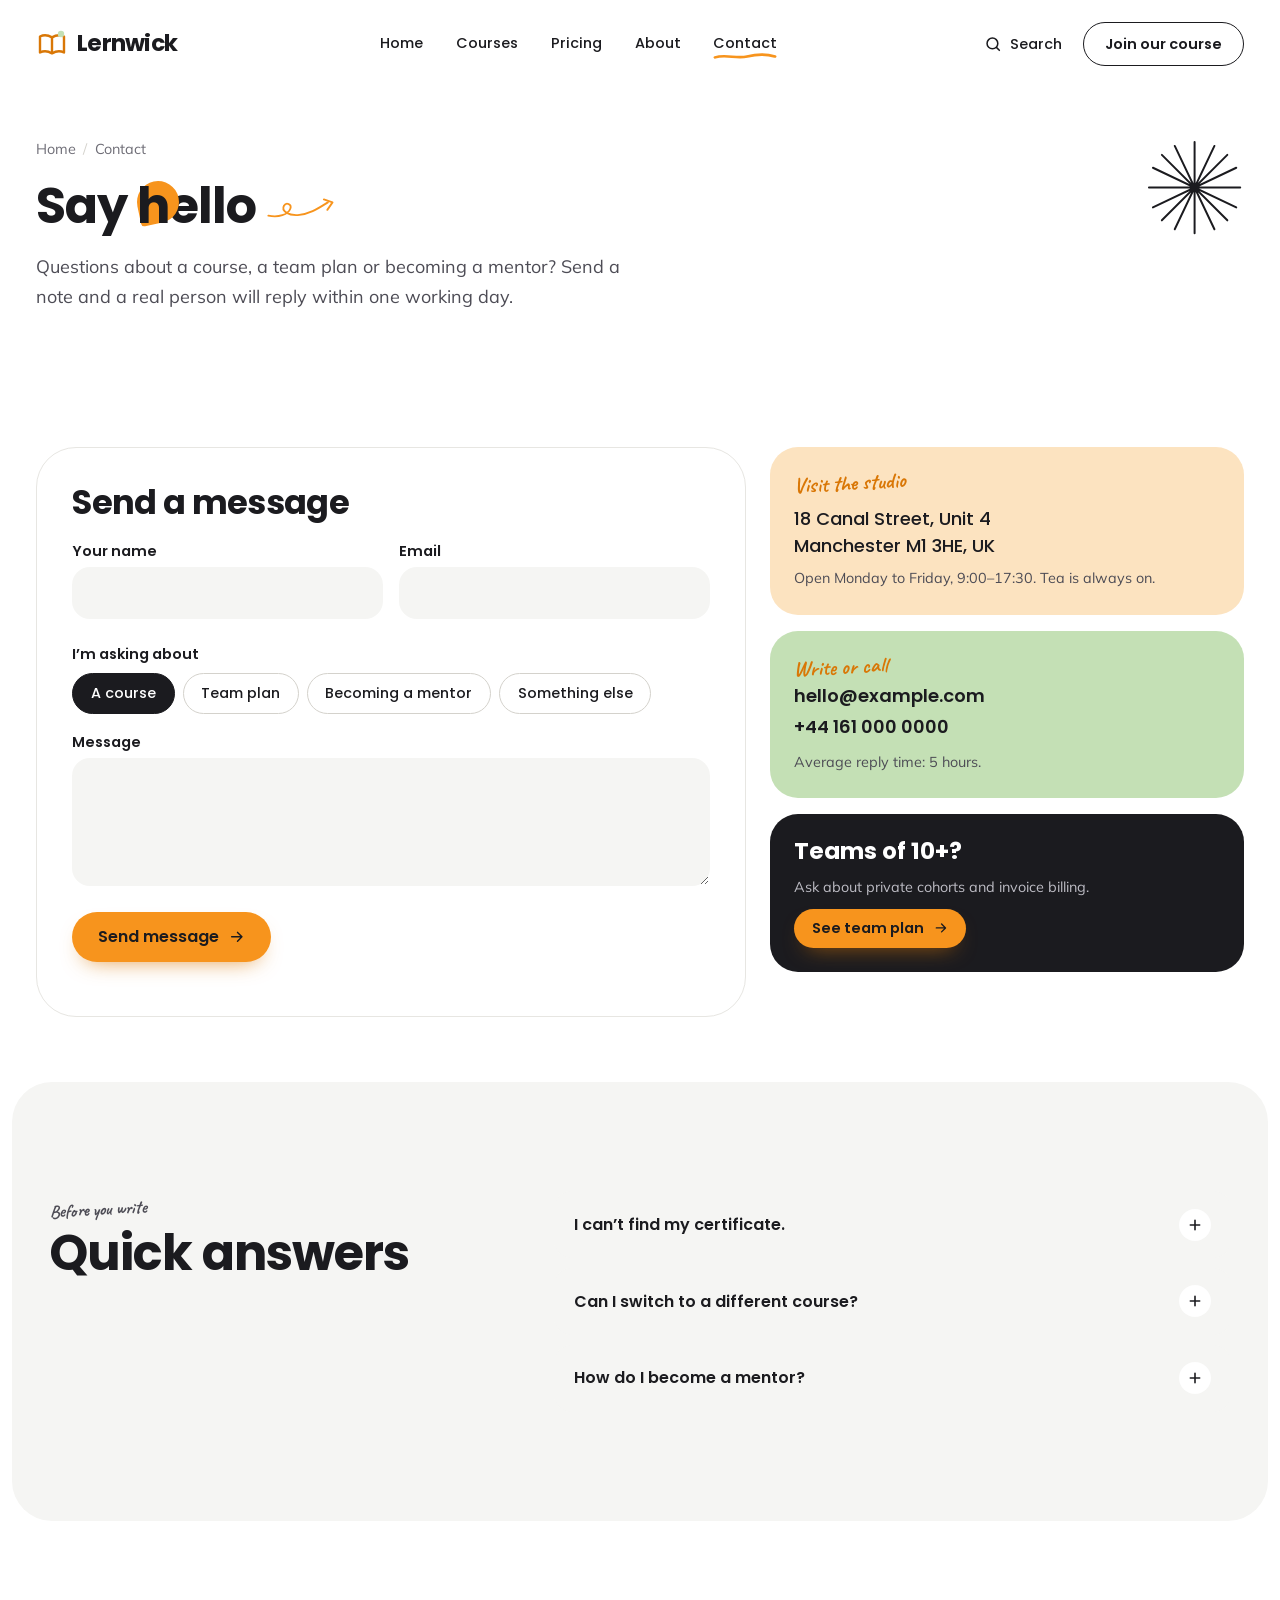
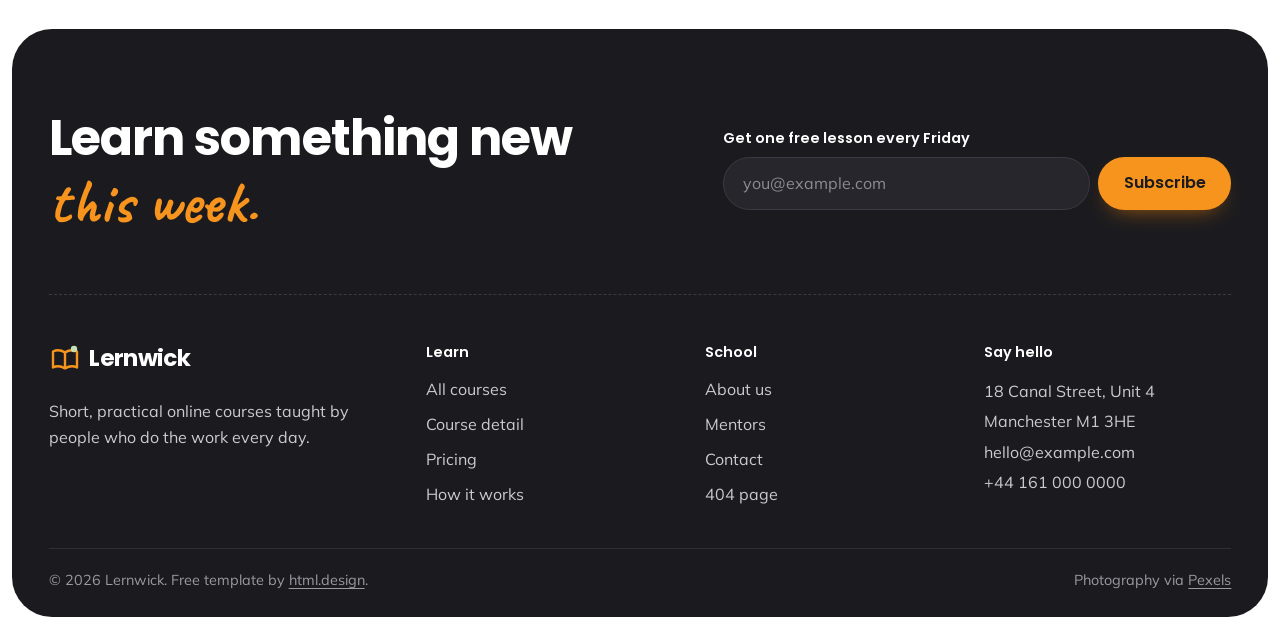
<file: contact.html>
<!DOCTYPE html>
<html lang="en">
<head>
<meta charset="utf-8" />
<meta name="viewport" content="width=device-width, initial-scale=1" />
<title>Contact — Lernwick</title>
<meta name="description" content="Contact form, campus details and FAQ — Lernwick free education HTML template." />
<meta name="theme-color" content="#F7941D" />
<link rel="icon" href="data:image/svg+xml,%3Csvg xmlns='http://www.w3.org/2000/svg' viewBox='0 0 32 32'%3E%3Crect width='32' height='32' rx='9' fill='%23F7941D'/%3E%3Cpath d='M8 10.5c3-1.4 5.7-1.2 8 .6 2.3-1.8 5-2 8-.6v12c-3-1.4-5.7-1.2-8 .6-2.3-1.8-5-2-8-.6Z' fill='none' stroke='%231B1B1F' stroke-width='2.2' stroke-linejoin='round'/%3E%3Cpath d='M16 11.1v12' stroke='%231B1B1F' stroke-width='2.2'/%3E%3C/svg%3E" />

<link rel="preconnect" href="https://fonts.googleapis.com" />
<link rel="preconnect" href="https://fonts.gstatic.com" crossorigin />
<link href="https://fonts.googleapis.com/css2?family=Poppins:wght@500;600;700&family=Mulish:wght@400;500;600;700&family=Caveat:wght@500;700&display=swap" rel="stylesheet" />
<link rel="preconnect" href="https://images.pexels.com" crossorigin />

<link rel="stylesheet" href="assets/css/tokens.css" />
<link rel="stylesheet" href="assets/css/site.css" />
<link rel="stylesheet" href="assets/css/pages.css" />
</head>
<body>
<a class="skip" href="#main">Skip to content</a>

<header class="header">
  <div class="container header__inner">
    <a class="brand" href="index.html" aria-label="Lernwick — home">
      <svg class="brand__mark" viewBox="0 0 32 32" aria-hidden="true">
        <path d="M4 8.5c4-1.9 7.8-1.6 12 .9 4.2-2.5 8-2.8 12-.9v16c-4-1.9-7.8-1.6-12 .9-4.2-2.5-8-2.8-12-.9Z" fill="none" stroke="currentColor" stroke-width="2.4" stroke-linejoin="round" />
        <path d="M16 9.4v16" stroke="currentColor" stroke-width="2.4" />
        <circle cx="25" cy="6" r="3.2" fill="var(--sage)" />
      </svg>
      <span class="brand__word">Lernwick</span>
    </a>

    <nav class="nav" id="site-nav" aria-label="Main">
      <a href="index.html">Home</a>
      <a href="courses.html">Courses</a>
      <a href="pricing.html">Pricing</a>
      <a href="about.html">About</a>
      <a href="contact.html" aria-current="page">Contact</a>
      <a class="nav__cta" href="courses.html">Join our course</a>
    </nav>

    <div class="header__tools">
      <a class="header__search" href="courses.html#search">
        <svg viewBox="0 0 24 24" fill="none" stroke="currentColor" stroke-width="2" stroke-linecap="round" aria-hidden="true"><circle cx="11" cy="11" r="7"/><path d="m20 20-3.5-3.5"/></svg>
        <span>Search</span>
      </a>
      <a class="btn btn--outline header__cta" href="courses.html">Join our course</a>
      <button class="burger" type="button" aria-expanded="false" aria-controls="site-nav" aria-label="Open menu">
        <span></span><span></span><span></span>
      </button>
    </div>
  </div>
</header>

<main id="main">
<section class="phead" aria-labelledby="pg-title">
  <div class="container">
    <svg class="burst" viewBox="0 0 100 100" aria-hidden="true"><path d="M50 4v92M4 50h92M17 17l66 66M83 17 17 83M30 8l40 84M8 30l84 40M70 8 30 92M92 30 8 70" /></svg>
    <div class="phead__inner">
      <ol class="crumbs"><li><a href="index.html">Home</a></li><li aria-current="page">Contact</li></ol>
      <h1 id="pg-title">Say <span class="hl">h</span>ello <svg class="squiggle" viewBox="0 0 120 48" fill="none" stroke="currentColor" stroke-width="3.2" stroke-linecap="round" stroke-linejoin="round" aria-hidden="true"><path d="M4 34c18 4 34-2 38-12 3-8-7-12-11-5-5 9 8 17 24 16 20-1 36-12 52-22"/><path d="M100 6l15 5-9 13"/></svg></h1>
      <p class="lede">Questions about a course, a team plan or becoming a mentor? Send a note and a real person will reply within one working day.</p>
    </div>
  </div>
</section>

<section class="section section--tight" aria-labelledby="form-title">
  <div class="container contact">
    <form class="cform" data-contact novalidate>
      <h2 id="form-title" class="cform__h">Send a message</h2>
      <div class="cform__row">
        <div class="field">
          <label for="c-name">Your name</label>
          <input class="input" id="c-name" name="name" autocomplete="name" required />
          <p class="field__err" data-err></p>
        </div>
        <div class="field">
          <label for="c-email">Email</label>
          <input class="input" id="c-email" name="email" type="email" autocomplete="email" required />
          <p class="field__err" data-err></p>
        </div>
      </div>
      <fieldset class="field">
        <legend class="label">I’m asking about</legend>
        <div class="chips" data-topic>
          <button class="chip" type="button" aria-pressed="true" data-topic-v="A course">A course</button>
          <button class="chip" type="button" aria-pressed="false" data-topic-v="Team plan">Team plan</button>
          <button class="chip" type="button" aria-pressed="false" data-topic-v="Becoming a mentor">Becoming a mentor</button>
          <button class="chip" type="button" aria-pressed="false" data-topic-v="Something else">Something else</button>
        </div>
        <input type="hidden" name="topic" value="A course" />
      </fieldset>
      <div class="field">
        <label for="c-msg">Message</label>
        <textarea class="textarea" id="c-msg" name="message" required minlength="10"></textarea>
        <p class="field__err" data-err></p>
      </div>
      <button class="btn btn--orange" type="submit">Send message <svg viewBox="0 0 24 24" fill="none" stroke="currentColor" stroke-width="2" stroke-linecap="round" stroke-linejoin="round" aria-hidden="true"><path d="M5 12h14M13 6l6 6-6 6"/></svg></button>
      <p class="form-note" role="status" aria-live="polite"></p>
    </form>

    <aside class="info" aria-label="Other ways to reach us">
      <div class="info__card info__card--peach">
        <p class="note">Visit the studio</p>
        <address>18 Canal Street, Unit&nbsp;4<br />Manchester M1 3HE, UK</address>
        <p class="info__small">Open Monday to Friday, 9:00–17:30. Tea is always on.</p>
      </div>
      <div class="info__card info__card--sage">
        <p class="note">Write or call</p>
        <p><a href="mailto:hello@example.com">hello@example.com</a><br /><a href="tel:+441610000000">+44 161 000 0000</a></p>
        <p class="info__small">Average reply time: 5 hours.</p>
      </div>
      <div class="info__card info__card--ink">
        <p class="info__big">Teams of 10+?</p>
        <p class="info__small">Ask about private cohorts and invoice billing.</p>
        <a class="btn btn--orange btn--sm" href="pricing.html">See team plan <svg viewBox="0 0 24 24" fill="none" stroke="currentColor" stroke-width="2" stroke-linecap="round" stroke-linejoin="round" aria-hidden="true"><path d="M5 12h14M13 6l6 6-6 6"/></svg></a>
      </div>
    </aside>
  </div>
</section>

<section class="section section--soft" aria-labelledby="faq-title">
  <div class="container faq">
    <div class="shead">
      <p class="note">Before you write</p>
      <h2 id="faq-title">Quick answers</h2>
    </div>
    <div class="acc" data-acc>
      <div class="acc__item">
        <h3><button class="acc__btn" type="button" aria-expanded="false" aria-controls="f1" id="f1-b">I can’t find my certificate.</button></h3>
        <div class="acc__panel" id="f1" role="region" aria-labelledby="f1-b" hidden><p>Certificates appear under Profile → Achievements once your final project is approved, usually within two working days of submitting it.</p></div>
      </div>
      <div class="acc__item">
        <h3><button class="acc__btn" type="button" aria-expanded="false" aria-controls="f2" id="f2-b">Can I switch to a different course?</button></h3>
        <div class="acc__panel" id="f2" role="region" aria-labelledby="f2-b" hidden><p>Yes, within 30 days of buying. Reply to your receipt and tell us which course you’d prefer; we’ll swap it over.</p></div>
      </div>
      <div class="acc__item">
        <h3><button class="acc__btn" type="button" aria-expanded="false" aria-controls="f3" id="f3-b">How do I become a mentor?</button></h3>
        <div class="acc__panel" id="f3" role="region" aria-labelledby="f3-b" hidden><p>Choose “Becoming a mentor” above and tell us what you teach. We look for at least five years of hands-on work and a real enjoyment of explaining things.</p></div>
      </div>
    </div>
  </div>
</section>
</main>

<footer class="footer">
  <div class="container">
    <div class="footer__cta">
      <p class="footer__big">Learn something new<br /> <span class="footer__hl">this week.</span></p>
      <form class="subscribe" data-demo-form novalidate>
        <label class="footer__label" for="sub-email">Get one free lesson every Friday</label>
        <div class="subscribe__row">
          <input id="sub-email" type="email" name="email" placeholder="you@example.com" autocomplete="email" required />
          <button class="btn btn--orange" type="submit">Subscribe</button>
        </div>
        <p class="form-note" role="status" aria-live="polite"></p>
      </form>
    </div>

    <div class="footer__grid">
      <div class="footer__about">
        <a class="brand brand--light" href="index.html" aria-label="Lernwick — home">
          <svg class="brand__mark" viewBox="0 0 32 32" aria-hidden="true">
            <path d="M4 8.5c4-1.9 7.8-1.6 12 .9 4.2-2.5 8-2.8 12-.9v16c-4-1.9-7.8-1.6-12 .9-4.2-2.5-8-2.8-12-.9Z" fill="none" stroke="currentColor" stroke-width="2.4" stroke-linejoin="round" />
            <path d="M16 9.4v16" stroke="currentColor" stroke-width="2.4" />
            <circle cx="25" cy="6" r="3.2" fill="var(--sage)" />
          </svg>
          <span class="brand__word">Lernwick</span>
        </a>
        <p>Short, practical online courses taught by people who do the work every day.</p>
      </div>
      <div>
        <p class="footer__h">Learn</p>
        <ul>
          <li><a href="courses.html">All courses</a></li>
          <li><a href="course.html">Course detail</a></li>
          <li><a href="pricing.html">Pricing</a></li>
          <li><a href="index.html#how">How it works</a></li>
        </ul>
      </div>
      <div>
        <p class="footer__h">School</p>
        <ul>
          <li><a href="about.html">About us</a></li>
          <li><a href="about.html#mentors">Mentors</a></li>
          <li><a href="contact.html">Contact</a></li>
          <li><a href="404.html">404 page</a></li>
        </ul>
      </div>
      <div>
        <p class="footer__h">Say hello</p>
        <address>
          18 Canal Street, Unit&nbsp;4<br />Manchester M1 3HE<br />
          <a href="mailto:hello@example.com">hello@example.com</a><br />
          <a href="tel:+441610000000">+44 161 000 0000</a>
        </address>
      </div>
    </div>

    <div class="footer__bottom">
      <p>&copy; <span data-year>2026</span> Lernwick. Free template by <a href="https://html.design/">html.design</a>.</p>
      <p>Photography via <a href="https://www.pexels.com/">Pexels</a></p>
    </div>
  </div>
</footer>

<div class="toast" role="status" aria-live="polite" hidden></div>
<script src="assets/js/main.js" defer></script>
</body>
</html>
</file>
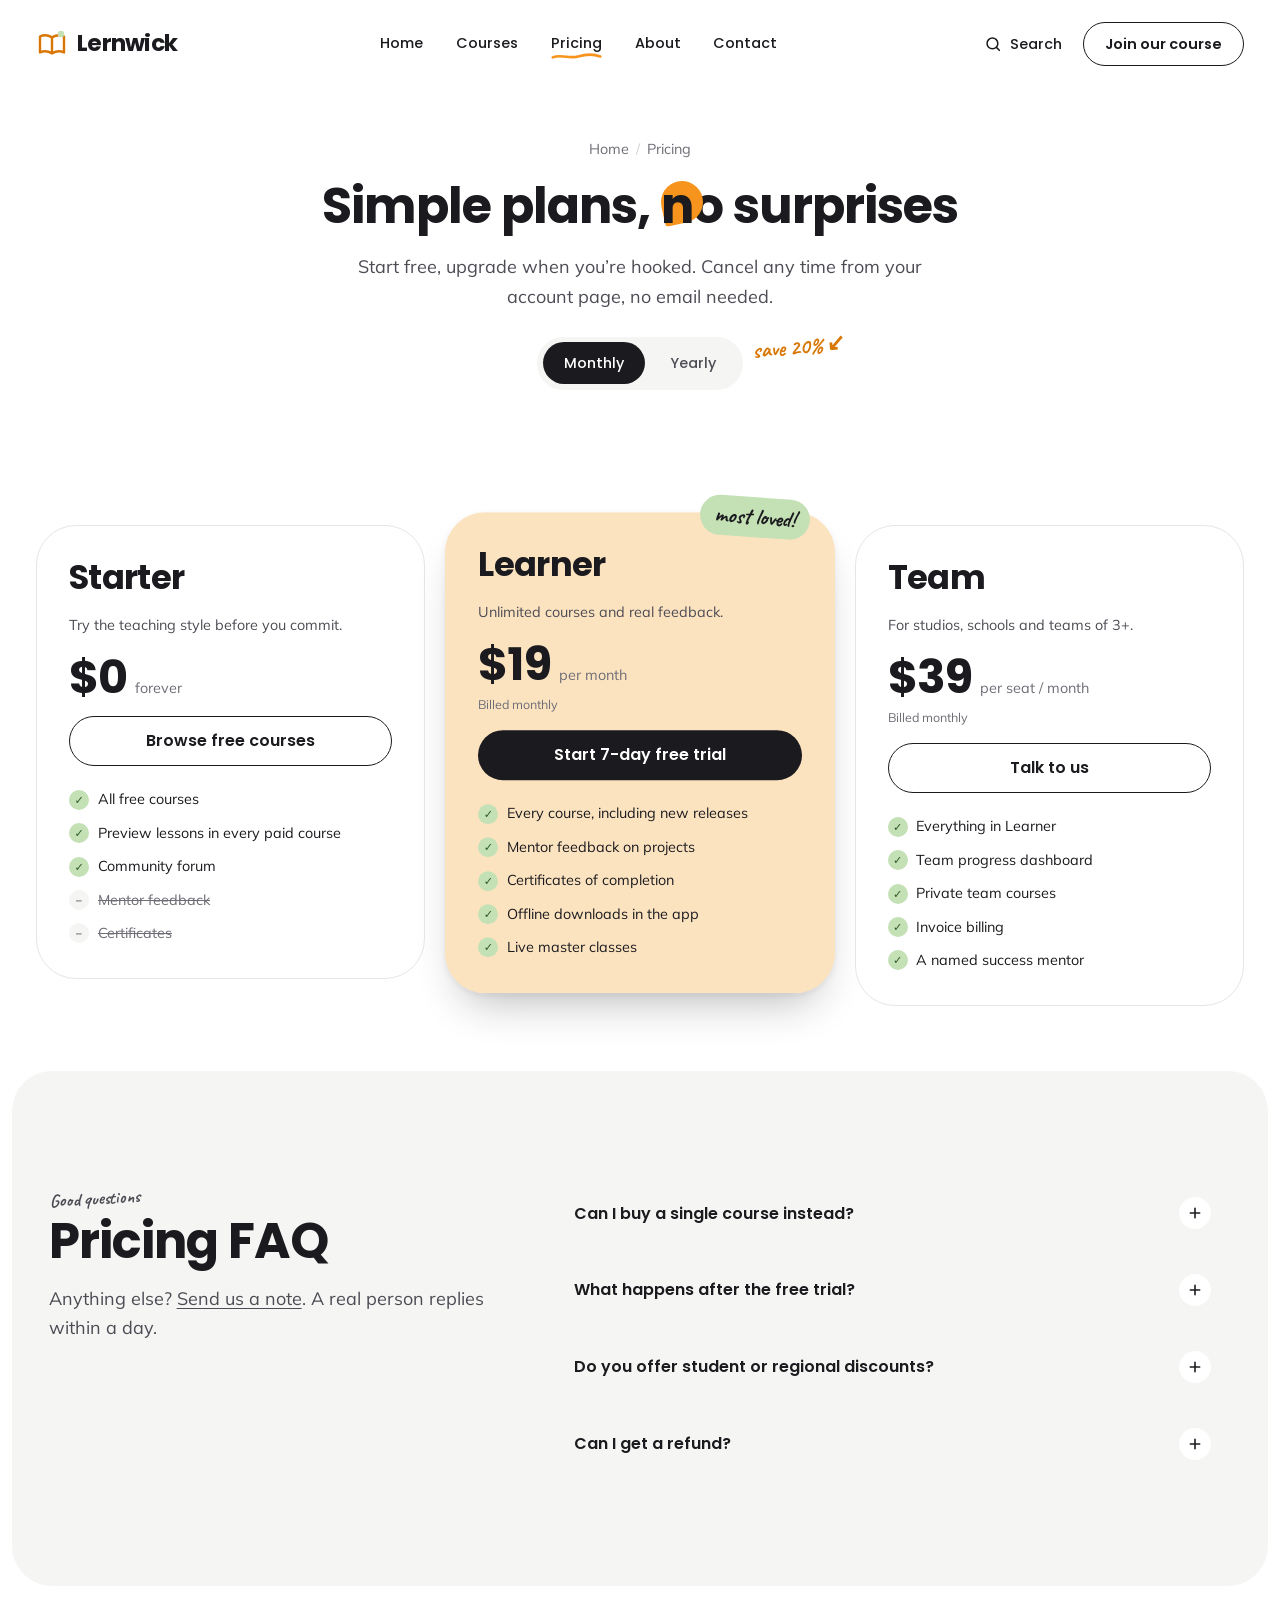
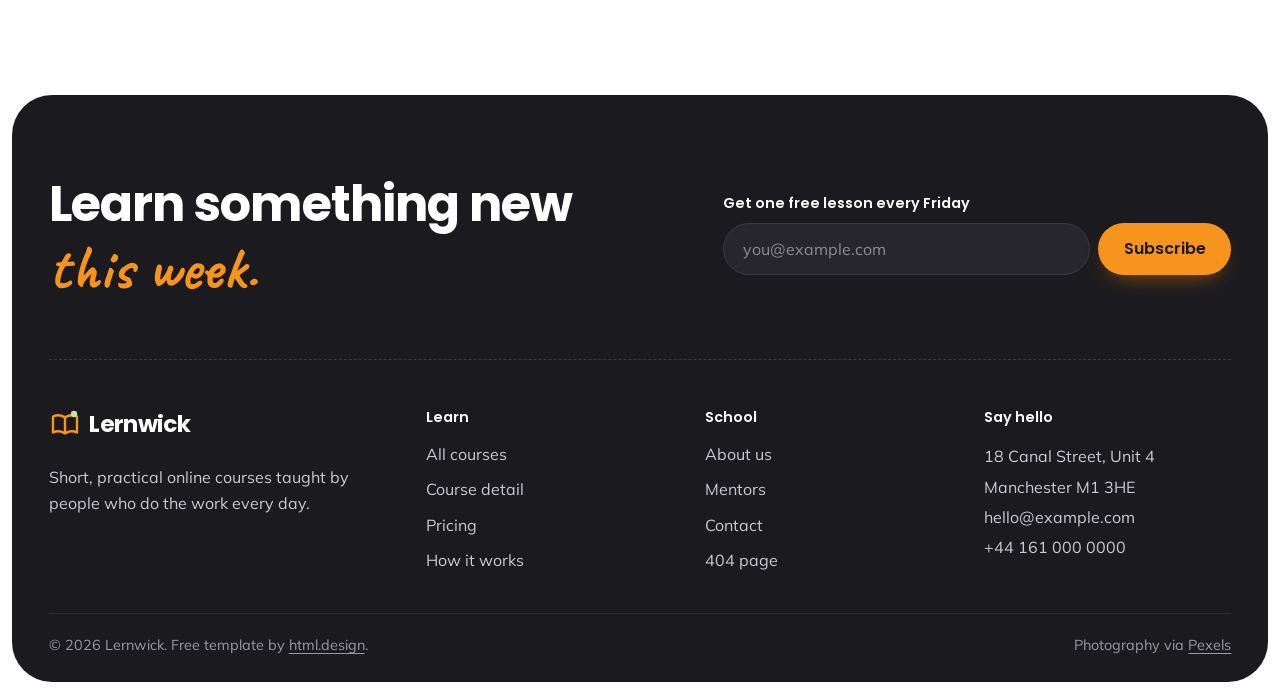
<file: pricing.html>
<!DOCTYPE html>
<html lang="en">
<head>
<meta charset="utf-8" />
<meta name="viewport" content="width=device-width, initial-scale=1" />
<title>Pricing — Lernwick</title>
<meta name="description" content="Monthly and yearly learning plans with FAQ — Lernwick free education HTML template." />
<meta name="theme-color" content="#F7941D" />
<link rel="icon" href="data:image/svg+xml,%3Csvg xmlns='http://www.w3.org/2000/svg' viewBox='0 0 32 32'%3E%3Crect width='32' height='32' rx='9' fill='%23F7941D'/%3E%3Cpath d='M8 10.5c3-1.4 5.7-1.2 8 .6 2.3-1.8 5-2 8-.6v12c-3-1.4-5.7-1.2-8 .6-2.3-1.8-5-2-8-.6Z' fill='none' stroke='%231B1B1F' stroke-width='2.2' stroke-linejoin='round'/%3E%3Cpath d='M16 11.1v12' stroke='%231B1B1F' stroke-width='2.2'/%3E%3C/svg%3E" />

<link rel="preconnect" href="https://fonts.googleapis.com" />
<link rel="preconnect" href="https://fonts.gstatic.com" crossorigin />
<link href="https://fonts.googleapis.com/css2?family=Poppins:wght@500;600;700&family=Mulish:wght@400;500;600;700&family=Caveat:wght@500;700&display=swap" rel="stylesheet" />
<link rel="preconnect" href="https://images.pexels.com" crossorigin />

<link rel="stylesheet" href="assets/css/tokens.css" />
<link rel="stylesheet" href="assets/css/site.css" />
<link rel="stylesheet" href="assets/css/pages.css" />
</head>
<body>
<a class="skip" href="#main">Skip to content</a>

<header class="header">
  <div class="container header__inner">
    <a class="brand" href="index.html" aria-label="Lernwick — home">
      <svg class="brand__mark" viewBox="0 0 32 32" aria-hidden="true">
        <path d="M4 8.5c4-1.9 7.8-1.6 12 .9 4.2-2.5 8-2.8 12-.9v16c-4-1.9-7.8-1.6-12 .9-4.2-2.5-8-2.8-12-.9Z" fill="none" stroke="currentColor" stroke-width="2.4" stroke-linejoin="round" />
        <path d="M16 9.4v16" stroke="currentColor" stroke-width="2.4" />
        <circle cx="25" cy="6" r="3.2" fill="var(--sage)" />
      </svg>
      <span class="brand__word">Lernwick</span>
    </a>

    <nav class="nav" id="site-nav" aria-label="Main">
      <a href="index.html">Home</a>
      <a href="courses.html">Courses</a>
      <a href="pricing.html" aria-current="page">Pricing</a>
      <a href="about.html">About</a>
      <a href="contact.html">Contact</a>
      <a class="nav__cta" href="courses.html">Join our course</a>
    </nav>

    <div class="header__tools">
      <a class="header__search" href="courses.html#search">
        <svg viewBox="0 0 24 24" fill="none" stroke="currentColor" stroke-width="2" stroke-linecap="round" aria-hidden="true"><circle cx="11" cy="11" r="7"/><path d="m20 20-3.5-3.5"/></svg>
        <span>Search</span>
      </a>
      <a class="btn btn--outline header__cta" href="courses.html">Join our course</a>
      <button class="burger" type="button" aria-expanded="false" aria-controls="site-nav" aria-label="Open menu">
        <span></span><span></span><span></span>
      </button>
    </div>
  </div>
</header>

<main id="main">
<section class="phead phead--center" aria-labelledby="pg-title">
  <div class="container">
    <div class="phead__inner">
      <ol class="crumbs"><li><a href="index.html">Home</a></li><li aria-current="page">Pricing</li></ol>
      <h1 id="pg-title">Simple plans, <span class="hl">n</span>o surprises</h1>
      <p class="lede">Start free, upgrade when you’re hooked. Cancel any time from your account page, no email needed.</p>
      <div class="billing" role="group" aria-label="Billing period">
        <button type="button" aria-pressed="true" data-billing="monthly">Monthly</button>
        <button type="button" aria-pressed="false" data-billing="yearly">Yearly</button>
        <span class="billing__save hand" aria-hidden="true">save 20% ↙</span>
      </div>
    </div>
  </div>
</section>

<section class="section section--tight" aria-label="Plans">
  <div class="container plans">
    <article class="plan">
      <h2 class="plan__name">Starter</h2>
      <p class="plan__for">Try the teaching style before you commit.</p>
      <p class="plan__price"><span class="plan__num">$0</span><span class="plan__per">forever</span></p>
      <a class="btn btn--outline btn--block" href="courses.html">Browse free courses</a>
      <ul class="plan__list">
        <li>All free courses</li>
        <li>Preview lessons in every paid course</li>
        <li>Community forum</li>
        <li class="is-off">Mentor feedback</li>
        <li class="is-off">Certificates</li>
      </ul>
    </article>

    <article class="plan plan--pop">
      <span class="plan__badge hand">most loved!</span>
      <h2 class="plan__name">Learner</h2>
      <p class="plan__for">Unlimited courses and real feedback.</p>
      <p class="plan__price"><span class="plan__num" data-price data-monthly="19" data-yearly="15">$19</span><span class="plan__per" data-per>per month</span></p>
      <p class="plan__note" data-note>Billed monthly</p>
      <button class="btn btn--ink btn--block" type="button" data-plan="Learner">Start 7-day free trial</button>
      <ul class="plan__list">
        <li>Every course, including new releases</li>
        <li>Mentor feedback on projects</li>
        <li>Certificates of completion</li>
        <li>Offline downloads in the app</li>
        <li>Live master classes</li>
      </ul>
    </article>

    <article class="plan">
      <h2 class="plan__name">Team</h2>
      <p class="plan__for">For studios, schools and teams of 3+.</p>
      <p class="plan__price"><span class="plan__num" data-price data-monthly="39" data-yearly="31">$39</span><span class="plan__per" data-per>per seat / month</span></p>
      <p class="plan__note" data-note>Billed monthly</p>
      <button class="btn btn--outline btn--block" type="button" data-plan="Team">Talk to us</button>
      <ul class="plan__list">
        <li>Everything in Learner</li>
        <li>Team progress dashboard</li>
        <li>Private team courses</li>
        <li>Invoice billing</li>
        <li>A named success mentor</li>
      </ul>
    </article>
  </div>
</section>

<section class="section section--soft" aria-labelledby="faq-title">
  <div class="container faq">
    <div class="shead">
      <p class="note">Good questions</p>
      <h2 id="faq-title">Pricing FAQ</h2>
      <p>Anything else? <a class="u" href="contact.html">Send us a note</a>. A real person replies within a day.</p>
    </div>
    <div class="acc" data-acc>
      <div class="acc__item">
        <h3><button class="acc__btn" type="button" aria-expanded="false" aria-controls="q1" id="q1-b">Can I buy a single course instead?</button></h3>
        <div class="acc__panel" id="q1" role="region" aria-labelledby="q1-b" hidden><p>Yes. Every course can be bought on its own and is yours for life, including future updates. A plan is cheaper once you take more than two courses a year.</p></div>
      </div>
      <div class="acc__item">
        <h3><button class="acc__btn" type="button" aria-expanded="false" aria-controls="q2" id="q2-b">What happens after the free trial?</button></h3>
        <div class="acc__panel" id="q2" role="region" aria-labelledby="q2-b" hidden><p>We email you two days before it ends. If you do nothing, the Learner plan starts; cancel before then and you pay nothing.</p></div>
      </div>
      <div class="acc__item">
        <h3><button class="acc__btn" type="button" aria-expanded="false" aria-controls="q3" id="q3-b">Do you offer student or regional discounts?</button></h3>
        <div class="acc__panel" id="q3" role="region" aria-labelledby="q3-b" hidden><p>Students with a school email get 40% off, and prices adjust automatically in 60 countries to match local purchasing power.</p></div>
      </div>
      <div class="acc__item">
        <h3><button class="acc__btn" type="button" aria-expanded="false" aria-controls="q4" id="q4-b">Can I get a refund?</button></h3>
        <div class="acc__panel" id="q4" role="region" aria-labelledby="q4-b" hidden><p>Any purchase can be refunded within 30 days, no questions asked. Just reply to your receipt email.</p></div>
      </div>
    </div>
  </div>
</section>
</main>

<footer class="footer">
  <div class="container">
    <div class="footer__cta">
      <p class="footer__big">Learn something new<br /> <span class="footer__hl">this week.</span></p>
      <form class="subscribe" data-demo-form novalidate>
        <label class="footer__label" for="sub-email">Get one free lesson every Friday</label>
        <div class="subscribe__row">
          <input id="sub-email" type="email" name="email" placeholder="you@example.com" autocomplete="email" required />
          <button class="btn btn--orange" type="submit">Subscribe</button>
        </div>
        <p class="form-note" role="status" aria-live="polite"></p>
      </form>
    </div>

    <div class="footer__grid">
      <div class="footer__about">
        <a class="brand brand--light" href="index.html" aria-label="Lernwick — home">
          <svg class="brand__mark" viewBox="0 0 32 32" aria-hidden="true">
            <path d="M4 8.5c4-1.9 7.8-1.6 12 .9 4.2-2.5 8-2.8 12-.9v16c-4-1.9-7.8-1.6-12 .9-4.2-2.5-8-2.8-12-.9Z" fill="none" stroke="currentColor" stroke-width="2.4" stroke-linejoin="round" />
            <path d="M16 9.4v16" stroke="currentColor" stroke-width="2.4" />
            <circle cx="25" cy="6" r="3.2" fill="var(--sage)" />
          </svg>
          <span class="brand__word">Lernwick</span>
        </a>
        <p>Short, practical online courses taught by people who do the work every day.</p>
      </div>
      <div>
        <p class="footer__h">Learn</p>
        <ul>
          <li><a href="courses.html">All courses</a></li>
          <li><a href="course.html">Course detail</a></li>
          <li><a href="pricing.html">Pricing</a></li>
          <li><a href="index.html#how">How it works</a></li>
        </ul>
      </div>
      <div>
        <p class="footer__h">School</p>
        <ul>
          <li><a href="about.html">About us</a></li>
          <li><a href="about.html#mentors">Mentors</a></li>
          <li><a href="contact.html">Contact</a></li>
          <li><a href="404.html">404 page</a></li>
        </ul>
      </div>
      <div>
        <p class="footer__h">Say hello</p>
        <address>
          18 Canal Street, Unit&nbsp;4<br />Manchester M1 3HE<br />
          <a href="mailto:hello@example.com">hello@example.com</a><br />
          <a href="tel:+441610000000">+44 161 000 0000</a>
        </address>
      </div>
    </div>

    <div class="footer__bottom">
      <p>&copy; <span data-year>2026</span> Lernwick. Free template by <a href="https://html.design/">html.design</a>.</p>
      <p>Photography via <a href="https://www.pexels.com/">Pexels</a></p>
    </div>
  </div>
</footer>

<div class="toast" role="status" aria-live="polite" hidden></div>
<script src="assets/js/main.js" defer></script>
</body>
</html>
</file>
<file: assets/css/tokens.css>
/* ==========================================================================
   Lernwick — tokens, reset, primitives
   Every colour, font, size, radius and shadow lives here.
   ========================================================================== */

:root {
  /* --- palette: sticker colours on pure white ------------------------- */
  --paper: #FFFFFF;
  --soft: #F5F5F3;          /* neutral card ground */
  --line: #E7E6E2;
  --line-2: #D4D2CC;

  --ink: #1B1B1F;
  --ink-2: #4D4C55;
  --ink-3: #6E6D76;         /* 4.9:1 on white */

  --orange: #F7941D;        /* fills only — ink text sits on it, never white */
  --orange-deep: #D97706;
  --peach: #FCE3C0;         /* card ground */
  --peach-2: #F9D29E;
  --sage: #C4E0B5;          /* card ground */
  --sage-2: #A9D196;
  --sage-ink: #2E5A2B;      /* text on sage when colour is needed */

  /* --- type ----------------------------------------------------------- */
  --f-display: "Poppins", ui-sans-serif, system-ui, sans-serif;
  --f-body: "Mulish", ui-sans-serif, system-ui, sans-serif;
  --f-hand: "Caveat", "Segoe Print", cursive;

  --t-xs: .78rem;
  --t-sm: .9rem;
  --t-base: 1rem;
  --t-md: 1.125rem;
  --t-lg: clamp(1.2rem, 1.05rem + .6vw, 1.45rem);
  --t-xl: clamp(1.5rem, 1.2rem + 1.3vw, 2.1rem);
  --t-2xl: clamp(1.9rem, 1.3rem + 2.6vw, 3.1rem);
  --t-hero: clamp(2.5rem, 1.4rem + 4.2vw, 4.4rem);

  /* --- space / shape -------------------------------------------------- */
  --container: 1220px;
  --gutter: clamp(1rem, .5rem + 2.2vw, 2.5rem);
  --section: clamp(4rem, 2.8rem + 5vw, 7.5rem);

  --r-sm: 12px;
  --r-md: 18px;
  --r-lg: 28px;
  --r-xl: 40px;
  --r-pill: 999px;

  --shadow-card: 0 1px 2px rgb(27 27 31 / .05), 0 14px 30px -14px rgb(27 27 31 / .2);
  --shadow-float: 0 2px 6px rgb(27 27 31 / .06), 0 24px 44px -18px rgb(27 27 31 / .32);

  --ease: cubic-bezier(.2, .7, .2, 1);
  --dur: 220ms;
}

/* --- reset ------------------------------------------------------------ */
*, *::before, *::after { box-sizing: border-box; }
html { -webkit-text-size-adjust: 100%; scroll-behavior: smooth; }
body {
  margin: 0;
  background: var(--paper);
  color: var(--ink);
  font: 400 var(--t-base)/1.65 var(--f-body);
  -webkit-font-smoothing: antialiased;
  overflow-x: clip;
}
img, svg { display: block; max-width: 100%; }
img { height: auto; }
h1, h2, h3, h4, p, figure, blockquote, dl, dd { margin: 0; }
:where(ul, ol) { margin: 0; padding: 0; list-style: none; }
a { color: inherit; text-decoration: none; }
button, input, select, textarea { font: inherit; color: inherit; }
button { cursor: pointer; background: none; border: 0; padding: 0; }
[hidden] { display: none !important; }

h1, h2, h3, h4 {
  font-family: var(--f-display);
  font-weight: 600;
  letter-spacing: -.02em;
  line-height: 1.18;
  text-wrap: balance;
}
p { text-wrap: pretty; }

.hand { font-family: var(--f-hand); font-weight: 700; letter-spacing: 0; }
.sr-only {
  position: absolute !important; width: 1px; height: 1px; padding: 0; margin: -1px;
  overflow: hidden; clip: rect(0 0 0 0); white-space: nowrap; border: 0;
}
:focus-visible { outline: 3px solid var(--ink); outline-offset: 3px; border-radius: 8px; }

.skip {
  position: absolute; left: 1rem; top: -4rem; z-index: 100;
  background: var(--ink); color: var(--paper); padding: .6rem 1rem; border-radius: var(--r-pill);
  transition: top var(--dur) var(--ease);
}
.skip:focus { top: 1rem; }

.container {
  width: 100%;
  max-width: calc(var(--container) + 2 * var(--gutter));
  margin-inline: auto;
  padding-inline: var(--gutter);
}

/* --- buttons ---------------------------------------------------------- */
.btn {
  display: inline-flex; align-items: center; justify-content: center; gap: .55rem;
  min-height: 3.1rem; padding: .8rem 1.6rem;
  border-radius: var(--r-pill);
  font: 600 var(--t-base)/1 var(--f-display);
  white-space: nowrap;
  transition: transform var(--dur) var(--ease), background-color var(--dur) var(--ease),
              box-shadow var(--dur) var(--ease), color var(--dur) var(--ease), border-color var(--dur) var(--ease);
}
.btn svg { width: 1.1em; height: 1.1em; transition: transform var(--dur) var(--ease); }
.btn:hover svg { transform: translateX(3px); }
.btn:active { transform: translateY(1px) scale(.98); }
.btn--orange { background: var(--orange); color: var(--ink); box-shadow: 0 10px 22px -12px rgb(217 119 6 / .8); }
.btn--orange:hover { background: #FFA43A; transform: translateY(-2px) rotate(-1deg); }
.btn--ink { background: var(--ink); color: var(--paper); }
.btn--ink:hover { background: #33333a; transform: translateY(-2px); }
.btn--outline { border: 1.5px solid var(--ink); }
.btn--outline:hover { background: var(--ink); color: var(--paper); }
.btn--soft { background: var(--soft); }
.btn--soft:hover { background: var(--peach); }
.btn--sm { min-height: 2.4rem; padding: .5rem 1.1rem; font-size: var(--t-sm); }
.btn--block { width: 100%; }

/* --- fields ----------------------------------------------------------- */
.field { display: grid; grid-template-columns: minmax(0, 1fr); gap: .4rem; }
.field > label, .field > .label { font: 600 var(--t-sm)/1.3 var(--f-display); }
.input, .select, .textarea {
  width: 100%; min-height: 3.1rem; padding: .75rem 1.1rem;
  background: var(--soft); border: 1.5px solid transparent; border-radius: var(--r-md);
  transition: border-color var(--dur) var(--ease), background-color var(--dur) var(--ease);
}
.textarea { min-height: 8rem; resize: vertical; }
.select {
  appearance: none; padding-right: 2.6rem;
  background-image: url("data:image/svg+xml,%3Csvg xmlns='http://www.w3.org/2000/svg' viewBox='0 0 24 24' fill='none' stroke='%231B1B1F' stroke-width='2.2' stroke-linecap='round'%3E%3Cpath d='m6 9 6 6 6-6'/%3E%3C/svg%3E");
  background-repeat: no-repeat; background-position: right 1rem center; background-size: 1rem;
}
.input:hover, .select:hover, .textarea:hover { border-color: var(--line-2); }
.input:focus, .select:focus, .textarea:focus { outline: none; background: var(--paper); border-color: var(--ink); }
.field.is-invalid .input, .field.is-invalid .select, .field.is-invalid .textarea { border-color: #C2410C; background: #FFF1EA; }
.field__err { font-size: var(--t-sm); color: #B4360A; }

@media (prefers-reduced-motion: reduce) {
  html { scroll-behavior: auto; }
  *, *::before, *::after { animation-duration: 1ms !important; animation-iteration-count: 1 !important; transition-duration: 1ms !important; }
}
</file>
<file: assets/css/site.css>
/* ==========================================================================
   Lernwick — site chrome and shared components
   header · menu · page head · section heads · doodles · course card · mentor ·
   chips · tabs · accordion · footer · toast · reveal
   ========================================================================== */

/* --- header ----------------------------------------------------------- */
.header { position: relative; z-index: 40; }
.header__inner { display: flex; align-items: center; justify-content: space-between; gap: 1.5rem; min-height: 5.5rem; }
.brand { display: inline-flex; align-items: center; gap: .55rem; color: var(--orange-deep); }
.brand__mark { width: 2rem; height: 2rem; }
.brand__word { font: 700 1.45rem/1 var(--f-display); letter-spacing: -.03em; color: var(--ink); }
.brand--light .brand__mark { color: var(--orange); }
.brand--light .brand__word { color: var(--paper); }

.nav { display: flex; align-items: center; gap: .35rem; }
.nav a { position: relative; padding: .5rem .85rem; font: 500 var(--t-sm)/1.2 var(--f-display); border-radius: var(--r-pill); transition: background-color var(--dur) var(--ease); }
.nav a:hover { background: var(--soft); }
.nav a[aria-current="page"]::after {
  content: ""; position: absolute; left: .85rem; right: .85rem; bottom: .05rem; height: 7px;
  background: no-repeat center / 100% 100% url("data:image/svg+xml,%3Csvg xmlns='http://www.w3.org/2000/svg' viewBox='0 0 60 8' preserveAspectRatio='none'%3E%3Cpath d='M2 5c10-4 20 2 30-1s18-3 26 0' fill='none' stroke='%23F7941D' stroke-width='3' stroke-linecap='round'/%3E%3C/svg%3E");
}
.nav__cta { display: none; }

.header__tools { display: flex; align-items: center; gap: 1.1rem; }
.header__search { display: inline-flex; align-items: center; gap: .45rem; font: 500 var(--t-sm)/1 var(--f-display); padding: .5rem .25rem; }
.header__search svg { width: 1.15rem; height: 1.15rem; }
.header__search:hover span { text-decoration: underline; text-underline-offset: 4px; }
.header__cta { min-height: 2.75rem; padding-inline: 1.3rem; font-size: var(--t-sm); }

.burger { display: none; position: relative; width: 2.8rem; height: 2.8rem; border-radius: 50%; background: var(--peach); }
.burger span { position: absolute; left: 50%; height: 2px; margin-left: -.6rem; width: 1.2rem; background: var(--ink); border-radius: 2px; transition: transform var(--dur) var(--ease), opacity var(--dur) var(--ease); }
.burger span:nth-child(1) { top: calc(50% - 6px); }
.burger span:nth-child(2) { top: calc(50% - 1px); width: .8rem; }
.burger span:nth-child(3) { top: calc(50% + 4px); }
.burger[aria-expanded="true"] span:nth-child(1) { transform: translateY(5px) rotate(45deg); }
.burger[aria-expanded="true"] span:nth-child(2) { opacity: 0; }
.burger[aria-expanded="true"] span:nth-child(3) { transform: translateY(-5px) rotate(-45deg); }

@media (max-width: 980px) {
  .header__cta, .header__search span { display: none; }
  .burger { display: block; }
  .nav {
    position: absolute; top: calc(100% - .25rem); left: var(--gutter); right: var(--gutter);
    flex-direction: column; align-items: stretch; gap: .15rem; padding: .75rem;
    border-radius: var(--r-lg); background: var(--paper); box-shadow: var(--shadow-float);
    opacity: 0; transform: translateY(-8px); visibility: hidden;
    transition: opacity var(--dur) var(--ease), transform var(--dur) var(--ease), visibility 0s var(--dur);
  }
  .nav.is-open { opacity: 1; transform: none; visibility: visible; transition: opacity var(--dur) var(--ease), transform var(--dur) var(--ease), visibility 0s 0s; }
  .nav a { padding: .85rem 1rem; font-size: var(--t-base); border-radius: var(--r-md); }
  .nav a[aria-current="page"] { background: var(--peach); }
  .nav a[aria-current="page"]::after { display: none; }
  .nav__cta { display: block; margin-top: .35rem; text-align: center; background: var(--orange); }
}

/* --- page head (inner pages) ------------------------------------------ */
.phead { position: relative; padding-block: clamp(2rem, 1.5rem + 2vw, 3.5rem) clamp(2.5rem, 2rem + 3vw, 4.5rem); }
.phead__inner { position: relative; display: grid; grid-template-columns: minmax(0, 1fr); gap: 1rem; justify-items: start; max-width: 46rem; }
.phead h1 { font-size: var(--t-2xl); font-weight: 700; }
.phead .lede { color: var(--ink-2); font-size: var(--t-md); max-width: 38rem; }
.phead > .container { position: relative; }
.phead .burst { position: absolute; right: var(--gutter); top: 0; width: clamp(4rem, 3rem + 4vw, 7rem); }
.crumbs { display: flex; flex-wrap: wrap; gap: .45rem; font-size: var(--t-sm); color: var(--ink-3); }
.crumbs a:hover { color: var(--ink); text-decoration: underline; }
.crumbs li + li::before { content: "/"; margin-right: .45rem; color: var(--line-2); }

/* --- section heads ----------------------------------------------------- */
.section { padding-block: var(--section); }
.section--tight { padding-block: calc(var(--section) * .6); }
.section--soft { background: var(--soft); border-radius: var(--r-xl); margin-inline: clamp(.5rem, .3rem + .6vw, .9rem); }
.shead { display: grid; grid-template-columns: minmax(0, 1fr); gap: .8rem; max-width: 44rem; margin-bottom: clamp(2rem, 1.5rem + 2vw, 3.25rem); }
.shead h2 { font-size: var(--t-2xl); font-weight: 700; }
.shead p { color: var(--ink-2); font-size: var(--t-md); }
.shead--center { justify-items: center; text-align: center; margin-inline: auto; }
.shead__row { display: flex; flex-wrap: wrap; justify-content: space-between; align-items: end; gap: 1rem 2rem; margin-bottom: clamp(2rem, 1.5rem + 2vw, 3.25rem); }
.shead__row .shead { margin-bottom: 0; }
.note { font: 700 1.35rem/1.1 var(--f-hand); color: var(--orange-deep); transform: rotate(-3deg); display: inline-block; }

.squiggle { display: inline-block; width: 3.4em; height: auto; vertical-align: middle; color: var(--orange); }
.burst { color: var(--ink); }
.burst path { stroke: currentColor; stroke-width: 2; stroke-linecap: round; fill: none; }
/* inline (not inline-block) so a word can never break after its highlighted first letter */
.hl { position: relative; z-index: 0; }
.hl::before { /* orange blob behind the letter, as in the reference */
  content: ""; position: absolute; z-index: -1; left: 0; top: .2em; width: .85em; height: .85em;
  border-radius: 50% 50% 50% 8%; background: var(--orange); transform: rotate(-12deg);
}
.hero .hl::before { left: -.22em; top: .08em; width: 1.05em; height: 1.05em; }
.underline { background: linear-gradient(transparent 62%, var(--peach-2) 62%, var(--peach-2) 92%, transparent 92%); padding-inline: .1em; }

/* --- tag / pill -------------------------------------------------------- */
.pill { display: inline-flex; align-items: center; gap: .4rem; padding: .35rem .9rem; border-radius: var(--r-pill); border: 1.5px solid var(--ink); font: 500 var(--t-xs)/1.3 var(--f-display); background: var(--paper); }
.pill--sage { background: var(--sage); border-color: transparent; }
.pill--peach { background: var(--peach); border-color: transparent; }

/* --- course card ------------------------------------------------------- */
.cgrid { display: grid; grid-template-columns: repeat(3, minmax(0, 1fr)); gap: 1.4rem; }
.ccard { position: relative; display: flex; flex-direction: column; border-radius: var(--r-lg); background: var(--paper); border: 1.5px solid var(--line); overflow: hidden; transition: transform var(--dur) var(--ease), box-shadow var(--dur) var(--ease), border-color var(--dur) var(--ease); }
.ccard:hover { transform: translateY(-4px) rotate(-.4deg); box-shadow: var(--shadow-float); border-color: transparent; }
.ccard__media { position: relative; margin: .6rem .6rem 0; border-radius: calc(var(--r-lg) - .5rem); overflow: hidden; aspect-ratio: 3 / 2; }
.ccard--peach .ccard__media { background: var(--peach); }
.ccard--sage .ccard__media { background: var(--sage); }
.ccard__media img { width: 100%; height: 100%; object-fit: cover; transition: transform 500ms var(--ease); }
.ccard:hover .ccard__media img { transform: scale(1.04); }
.ccard__cat { position: absolute; left: .7rem; top: .7rem; padding: .3rem .8rem; border-radius: var(--r-pill); font: 600 var(--t-xs)/1.3 var(--f-display); background: var(--paper); }
.ccard--peach .ccard__cat { background: var(--peach); }
.ccard--sage .ccard__cat { background: var(--sage); }
.ccard__body { display: grid; grid-template-columns: minmax(0, 1fr); gap: .7rem; padding: 1rem 1.2rem 1.2rem; flex: 1; }
.ccard__meta { display: flex; flex-wrap: wrap; gap: .4rem 1rem; font-size: var(--t-xs); color: var(--ink-3); }
.ccard__meta span { display: inline-flex; align-items: center; gap: .3rem; }
.ccard__meta svg { width: 1rem; height: 1rem; }
.ccard__title { font-size: var(--t-md); line-height: 1.3; }
.ccard__title a::after { content: ""; position: absolute; inset: 0; }
.ccard__by { display: flex; align-items: center; gap: .55rem; font-size: var(--t-sm); color: var(--ink-2); }
.ccard__by img { width: 2rem; height: 2rem; border-radius: 50%; object-fit: cover; }
.ccard__foot { display: flex; justify-content: space-between; align-items: center; margin-top: auto; padding-top: .8rem; border-top: 1.5px dashed var(--line); }
.ccard__rating { display: inline-flex; align-items: center; gap: .3rem; font-weight: 700; font-size: var(--t-sm); }
.ccard__rating svg { width: 1rem; height: 1rem; color: var(--orange); }
.ccard__rating small { color: var(--ink-3); font-weight: 500; }
.ccard__price { font: 700 var(--t-lg)/1 var(--f-display); }
.ccard__price--free { padding: .3rem .8rem; border-radius: var(--r-pill); background: var(--sage); font-size: var(--t-sm); color: var(--sage-ink); }
@media (max-width: 1024px) { .cgrid { grid-template-columns: repeat(2, minmax(0, 1fr)); } }
@media (max-width: 640px) { .cgrid { grid-template-columns: minmax(0, 1fr); } }

/* --- mentor ------------------------------------------------------------ */
.mentors { display: grid; grid-template-columns: repeat(4, minmax(0, 1fr)); gap: 1.25rem; }
.mentor { position: relative; display: grid; grid-template-columns: minmax(0, 1fr); gap: .9rem; }
.mentor img { width: 100%; aspect-ratio: 15 / 17; object-fit: cover; border-radius: var(--r-lg) var(--r-lg) var(--r-lg) 6px; }
.mentor--sage img { background: var(--sage); }
.mentor--peach img { background: var(--peach); }
.mentor__photo { position: relative; }
.mentor__chip { position: absolute; left: .7rem; right: .7rem; bottom: .7rem; display: flex; justify-content: space-between; align-items: center; gap: .5rem; padding: .65rem .9rem; border-radius: var(--r-md); box-shadow: var(--shadow-card); }
.mentor--sage .mentor__chip { background: var(--sage); }
.mentor--peach .mentor__chip { background: var(--peach); }
.mentor__chip strong { display: block; font: 600 var(--t-base)/1.2 var(--f-display); }
.mentor__chip small { font-size: var(--t-xs); color: var(--ink-2); }
.mentor__chip em { font: 700 var(--t-sm)/1 var(--f-display); font-style: normal; }
.mentor__bio { font-size: var(--t-sm); color: var(--ink-2); }
@media (max-width: 1024px) { .mentors { grid-template-columns: repeat(2, minmax(0, 1fr)); } }
@media (max-width: 480px) { .mentors { grid-template-columns: minmax(0, 1fr); } }

/* --- chips + tabs ------------------------------------------------------ */
.chips { display: flex; flex-wrap: wrap; gap: .5rem; }
.chip { min-height: 2.6rem; padding: .5rem 1.1rem; border-radius: var(--r-pill); border: 1.5px solid var(--line-2); background: var(--paper); font: 500 var(--t-sm)/1 var(--f-display); transition: background-color var(--dur) var(--ease), border-color var(--dur) var(--ease); }
.chip:hover { border-color: var(--ink); }
.chip[aria-pressed="true"], .chip[aria-selected="true"] { background: var(--ink); border-color: var(--ink); color: var(--paper); }

.tabs { display: flex; flex-wrap: wrap; gap: .4rem; padding: .35rem; border-radius: var(--r-pill); background: var(--soft); width: max-content; max-width: 100%; }
.tabs [role="tab"] { min-height: 2.5rem; padding: .45rem 1.1rem; border-radius: var(--r-pill); font: 500 var(--t-sm)/1 var(--f-display); color: var(--ink-2); }
.tabs [role="tab"]:hover { color: var(--ink); }
.tabs [role="tab"][aria-selected="true"] { background: var(--orange); color: var(--ink); }

/* --- accordion --------------------------------------------------------- */
.acc { display: grid; grid-template-columns: minmax(0, 1fr); gap: .6rem; }
.acc__item { border-radius: var(--r-md); background: var(--soft); transition: background-color var(--dur) var(--ease); }
.acc__item:has([aria-expanded="true"]) { background: var(--peach); }
.acc__btn { width: 100%; display: flex; justify-content: space-between; align-items: center; gap: 1rem; padding: 1.1rem 1.25rem; text-align: left; font: 600 var(--t-base)/1.35 var(--f-display); }
.acc__btn::after {
  content: ""; flex: none; width: 2rem; height: 2rem; border-radius: 50%; background: var(--paper) no-repeat center / 1rem
    url("data:image/svg+xml,%3Csvg xmlns='http://www.w3.org/2000/svg' viewBox='0 0 24 24' fill='none' stroke='%231B1B1F' stroke-width='2.4' stroke-linecap='round'%3E%3Cpath d='M12 5v14M5 12h14'/%3E%3C/svg%3E");
  transition: transform var(--dur) var(--ease);
}
.acc__btn[aria-expanded="true"]::after { transform: rotate(45deg); }
.acc__panel { padding: 0 1.25rem 1.2rem; color: var(--ink-2); }

/* --- footer ------------------------------------------------------------ */
.footer { margin: clamp(.5rem, .3rem + .6vw, .9rem); margin-top: var(--section); border-radius: var(--r-xl); background: var(--ink); color: #CBCAD1; padding-block: clamp(3rem, 2rem + 4vw, 5rem) 1.5rem; position: relative; overflow: hidden; }
.footer a:hover { color: var(--paper); text-decoration: underline; text-underline-offset: 3px; }
.footer__cta { display: grid; grid-template-columns: minmax(0, 1.2fr) minmax(0, 1fr); gap: 2rem 4rem; align-items: end; padding-bottom: clamp(2.5rem, 2rem + 2vw, 3.5rem); border-bottom: 1.5px dashed #3A3A42; }
.footer__big { font: 700 var(--t-2xl)/1.15 var(--f-display); color: var(--paper); letter-spacing: -.02em; }
.footer__hl { font-family: var(--f-hand); font-weight: 700; font-size: 1.25em; color: var(--orange); letter-spacing: 0; }
.footer__label { display: block; margin-bottom: .6rem; font: 600 var(--t-sm)/1.3 var(--f-display); color: var(--paper); }
.subscribe__row { display: grid; grid-template-columns: minmax(0, 1fr) auto; gap: .5rem; }
.subscribe input { min-height: 3.1rem; padding: .75rem 1.2rem; border-radius: var(--r-pill); border: 1.5px solid #3A3A42; background: #26262c; color: var(--paper); }
.subscribe input::placeholder { color: #8D8C95; }
.subscribe input:focus { outline: none; border-color: var(--orange); }
.subscribe .form-note { margin-top: .5rem; min-height: 1.4em; font-size: var(--t-sm); }
.footer__grid { display: grid; grid-template-columns: minmax(0, 1.4fr) repeat(3, minmax(0, 1fr)); gap: 2rem; padding-top: clamp(2rem, 1.5rem + 2vw, 3rem); }
.footer__about p { margin-top: 1rem; max-width: 20rem; }
.footer__h { font: 600 var(--t-sm)/1.3 var(--f-display); color: var(--paper); margin-bottom: .9rem; }
.footer li + li { margin-top: .55rem; }
.footer address { font-style: normal; line-height: 1.9; }
.footer__bottom { display: flex; flex-wrap: wrap; justify-content: space-between; gap: .5rem 2rem; margin-top: 2.5rem; padding-top: 1.25rem; border-top: 1px solid #2E2E35; font-size: var(--t-sm); color: #9A99A2; }
.footer__bottom a { text-decoration: underline; text-underline-offset: 3px; }
@media (max-width: 900px) {
  .footer__cta { grid-template-columns: minmax(0, 1fr); }
  .footer__grid { grid-template-columns: repeat(2, minmax(0, 1fr)); }
  .footer__about { grid-column: 1 / -1; }
}
@media (max-width: 460px) { .subscribe__row { grid-template-columns: minmax(0, 1fr); } }

/* --- forms feedback, toast, reveal ------------------------------------- */
.form-note { font-size: var(--t-sm); }
.form-note.is-ok { color: var(--sage-ink); }
.form-note.is-err { color: #B4360A; }
.footer .form-note.is-ok { color: var(--sage); }
.footer .form-note.is-err { color: #FFB59A; }

.toast { position: fixed; z-index: 90; left: 50%; bottom: 1.5rem; transform: translateX(-50%); max-width: calc(100vw - 2rem); padding: .9rem 1.3rem; border-radius: var(--r-md); background: var(--ink); color: var(--paper); box-shadow: var(--shadow-float); font-size: var(--t-sm); animation: toastIn 260ms var(--ease); }
@keyframes toastIn { from { opacity: 0; transform: translate(-50%, 10px); } }

.js [data-reveal] { opacity: 0; transform: translateY(18px); transition: opacity 650ms var(--ease), transform 650ms var(--ease); }
.js [data-reveal].is-in { opacity: 1; transform: none; }
@media (prefers-reduced-motion: reduce) { .js [data-reveal] { opacity: 1; transform: none; } }
</file>
<file: assets/css/pages.css>
/* ==========================================================================
   Lernwick — page sections
   home · courses · course · pricing · about · contact · 404
   ========================================================================== */

.label { font: 600 var(--t-sm)/1.3 var(--f-display); }
fieldset { border: 0; padding: 0; margin: 0; min-width: 0; }
legend { padding: 0; margin-bottom: .55rem; }
.u { text-decoration: underline; text-underline-offset: 3px; }
.hero__ctas { display: flex; flex-wrap: wrap; align-items: center; gap: 1rem 1.4rem; }
/* stat lists: dt comes first in the markup, the figure reads first on screen */
.stats__list > div, .figures__i { display: flex; flex-direction: column-reverse; justify-content: flex-end; }

/* ============================ HOME ============================ */
.hero { padding-top: clamp(.5rem, 0rem + 2vw, 2rem); }
.hero__grid { display: grid; grid-template-columns: minmax(0, 1.05fr) minmax(0, .95fr); gap: clamp(2rem, 1rem + 3vw, 4rem); align-items: center; }
.hero__copy { position: relative; display: grid; grid-template-columns: minmax(0, 1fr); gap: 1.3rem; justify-items: start; padding-left: 2.4rem; }
.hero h1 { font-size: var(--t-hero); font-weight: 700; line-height: 1.16; letter-spacing: -.03em; }
.hero h1 .squiggle { width: 1.5em; margin-left: .1em; transform: translateY(-.1em); }
.hero__lede { max-width: 31rem; color: var(--ink-2); font-size: var(--t-md); }
.vlabel { position: absolute; left: 0; bottom: .5rem; writing-mode: vertical-rl; transform: rotate(180deg); font: 500 var(--t-xs)/1 var(--f-display); text-decoration: underline; text-underline-offset: 4px; }
.hero__how { display: inline-flex; align-items: center; gap: .7rem; font: 600 var(--t-base)/1 var(--f-display); }
.hero__play { width: 3.1rem; height: 3.1rem; border-radius: 50%; border: 1.5px solid var(--ink); display: grid; place-items: center; transition: background-color var(--dur) var(--ease); }
.hero__play svg { width: 1.2rem; height: 1.2rem; }
.hero__how:hover .hero__play { background: var(--peach); }

.hero__media { position: relative; justify-self: end; width: min(100%, 33rem); aspect-ratio: 9 / 10; }
.blob { position: absolute; inset: 6% 4% 4% 8%; margin: 0; overflow: hidden; background: var(--soft); border-radius: 58% 42% 48% 52% / 42% 46% 54% 58%; }
.blob img { width: 100%; height: 100%; object-fit: cover; }
.hero__burst { position: absolute; z-index: 2; left: 0; top: 4%; width: clamp(3.5rem, 2.5rem + 3vw, 5.5rem); }
.badge { position: absolute; z-index: 2; right: 2%; top: 0; display: grid; place-items: center; align-content: center; gap: .35rem; width: 6.6rem; height: 7.4rem; border-radius: 3rem; background: var(--ink); color: var(--paper); font: 600 var(--t-sm)/1 var(--f-display); transform: rotate(10deg); }
.badge svg { width: 1.8rem; height: 1.8rem; }
.fcard { position: absolute; z-index: 2; left: 0; bottom: 6%; width: min(15rem, 55%); padding: 1.1rem 1.2rem; border-radius: var(--r-lg); background: var(--peach); box-shadow: var(--shadow-float); transform: rotate(-5deg); }
.fcard__t { font: 600 var(--t-md)/1.25 var(--f-display); }
.fcard__by { display: flex; align-items: center; gap: .6rem; margin-top: .8rem; }
.fcard__by img, .fchip img { width: 2.4rem; height: 2.4rem; border-radius: 50%; object-fit: cover; }
.fcard__by strong, .fchip strong { display: block; font: 600 var(--t-sm)/1.2 var(--f-display); }
.fcard__by small { display: inline-flex; align-items: center; gap: .3rem; font-size: var(--t-xs); color: var(--ink-2); }
.fcard__by small svg { width: .95rem; height: .95rem; }
.fchip { position: absolute; z-index: 2; right: 0; bottom: 14%; display: flex; align-items: center; gap: .6rem; padding: .5rem 1rem .5rem .5rem; border-radius: var(--r-pill); background: var(--sage); box-shadow: var(--shadow-float); transform: rotate(-4deg); }
.fchip small { font-size: var(--t-xs); color: var(--ink-2); }
.fchip em { margin-left: .4rem; font: 700 var(--t-sm)/1 var(--f-display); font-style: normal; }
.vscroll { position: absolute; right: 0; top: 34%; writing-mode: vertical-rl; font: 500 var(--t-xs)/1 var(--f-display); letter-spacing: .06em; }
.vscroll::after { content: ""; display: block; width: 2px; height: 3rem; margin: .7rem auto 0; background: var(--ink); border-radius: 2px; }

.hero__row { display: grid; grid-template-columns: minmax(0, 1fr) minmax(0, .9fr) minmax(0, 1.5fr); gap: 1.25rem; margin-top: clamp(2rem, 1rem + 3vw, 3.5rem); }
.collage { display: grid; grid-template-columns: 1.1fr 1fr; grid-template-rows: 1fr 1fr; gap: .5rem; padding: .7rem; border-radius: var(--r-lg); background: var(--sage); min-height: 12.5rem; }
.collage img { width: 100%; height: 100%; object-fit: cover; border-radius: 14px; min-height: 0; }
.collage img:first-child { grid-row: 1 / 3; }
.process { position: relative; display: grid; grid-template-rows: auto 1fr auto; gap: 1rem; padding: 1.3rem; border-radius: var(--r-lg); background: var(--soft); transition: background-color var(--dur) var(--ease); }
.process:hover { background: var(--peach); }
.process__ic { width: 2.7rem; height: 2.7rem; border-radius: 50%; display: grid; place-items: center; background: var(--ink); color: var(--paper); }
.process__ic svg { width: 1.2rem; height: 1.2rem; }
.process .pill { position: absolute; right: 1.1rem; top: 1.1rem; }
.process__t { grid-row: 3; font: 600 var(--t-lg)/1.25 var(--f-display); padding-right: 3rem; }
.process__go { position: absolute; right: 1rem; bottom: 1rem; width: 2.6rem; height: 2.6rem; border-radius: 50%; display: grid; place-items: center; background: var(--orange); }
.process__go svg { width: 1.1rem; height: 1.1rem; transition: transform var(--dur) var(--ease); }
.process:hover .process__go svg { transform: translateX(3px); }
.stats { display: grid; align-content: center; gap: 1.4rem; padding: .5rem 0 .5rem 1rem; }
.stats__list { display: grid; grid-template-columns: repeat(3, minmax(0, 1fr)); gap: 1rem; }
.stats__list dd { font: 700 var(--t-xl)/1 var(--f-display); letter-spacing: -.02em; }
.stats__list sup { color: var(--orange-deep); font-size: .55em; }
.stats__list dt { margin-top: .35rem; font-size: var(--t-xs); color: var(--ink-3); }
.happy { display: flex; align-items: center; gap: .9rem; font-size: var(--t-sm); color: var(--ink-2); }
.happy strong { font-family: var(--f-display); color: var(--ink); }
.avatars { display: flex; padding-left: .6rem; }
.avatars img { width: 2.5rem; height: 2.5rem; margin-left: -.6rem; border-radius: 50%; border: 3px solid var(--paper); object-fit: cover; }

@media (max-width: 1024px) {
  .hero__grid { grid-template-columns: minmax(0, 1fr); }
  .hero__media { justify-self: center; width: min(100%, 30rem); }
  .hero__row { grid-template-columns: repeat(2, minmax(0, 1fr)); }
  .stats { grid-column: 1 / -1; padding-left: 0; }
}
@media (max-width: 640px) {
  .hero__copy { padding-left: 0; }
  .hero .hl::before { left: -.06em; }
  .vlabel, .vscroll { display: none; }
  .hero__row { grid-template-columns: minmax(0, 1fr); }
  .fchip small { display: none; }
  .badge { width: 5.2rem; height: 5.8rem; font-size: var(--t-xs); }
}

/* popular */
.pop-foot { margin-top: 2.5rem; text-align: center; }

/* how it works */
.steps { display: grid; grid-template-columns: repeat(4, minmax(0, 1fr)); gap: 1.2rem; }
.step { padding: 1.6rem; border-radius: var(--r-lg); transition: transform var(--dur) var(--ease); }
.step:nth-child(odd) { transform: rotate(-1.5deg); }
.step:nth-child(even) { transform: rotate(1.5deg) translateY(.8rem); }
.step:hover { transform: none; }
.step--peach { background: var(--peach); }
.step--sage { background: var(--sage); }
.step__n { display: grid; place-items: center; width: 2.7rem; height: 2.7rem; margin-bottom: 1rem; border-radius: 50%; background: var(--paper); font: 700 var(--t-lg)/1 var(--f-display); }
.step h3 { font-size: var(--t-lg); }
.step p { margin-top: .5rem; font-size: var(--t-sm); color: var(--ink-2); }
.how__path { display: block; width: 100%; height: 3rem; margin-top: 2rem; }
.how__path path { fill: none; stroke: var(--orange); stroke-width: 3; stroke-dasharray: 2 10; stroke-linecap: round; vector-effect: non-scaling-stroke; }
@media (max-width: 900px) { .steps { grid-template-columns: repeat(2, minmax(0, 1fr)); } .how__path { display: none; } }
@media (max-width: 520px) { .steps { grid-template-columns: minmax(0, 1fr); } .step:nth-child(n) { transform: none; } }

/* who we are */
.who__grid { display: grid; grid-template-columns: minmax(0, 1fr) minmax(0, 1fr); gap: clamp(2rem, 1rem + 4vw, 5rem); align-items: center; }
.who__media { position: relative; }
.who__big { width: 100%; aspect-ratio: 8 / 9; object-fit: cover; border-radius: var(--r-xl) var(--r-xl) var(--r-xl) 8px; }
.who__sticker { position: absolute; right: 1rem; bottom: 1rem; max-width: 13rem; padding: 1rem 1.2rem; border-radius: var(--r-lg); background: var(--orange); transform: rotate(-4deg); box-shadow: var(--shadow-float); }
.who__num { font: 700 2.4rem/1 var(--f-display); }
.who__num span { font-size: var(--t-base); }
.who__sticker p:last-child { margin-top: .35rem; font-size: var(--t-sm); }
.who__copy { display: grid; grid-template-columns: minmax(0, 1fr); gap: 1.2rem; justify-items: start; }
.who__copy h2 { font-size: var(--t-2xl); font-weight: 700; }
.who__copy > p { color: var(--ink-2); }
.ticks { display: grid; gap: .8rem; }
.ticks li { position: relative; padding-left: 2.1rem; color: var(--ink-2); }
.ticks li::before { content: "✓"; position: absolute; left: 0; top: .15rem; width: 1.45rem; height: 1.45rem; border-radius: 50%; display: grid; place-items: center; background: var(--sage); color: var(--sage-ink); font-size: .8rem; font-weight: 800; }
.ticks strong { color: var(--ink); }
@media (max-width: 900px) { .who__grid { grid-template-columns: minmax(0, 1fr); } }

/* live master class */
.master { margin-top: calc(var(--section) * .2); }
.master__card { position: relative; overflow: hidden; display: grid; grid-template-columns: minmax(0, 1.3fr) minmax(0, 1fr); gap: 2.5rem; align-items: center; padding: clamp(1.75rem, 1rem + 3vw, 3.5rem); border-radius: var(--r-xl); background: var(--ink); color: #CBCAD1; }
.master__card::before { content: ""; position: absolute; right: -5rem; top: -6rem; width: 20rem; height: 20rem; border-radius: 50%; background: var(--orange); opacity: .95; }
.master__copy { position: relative; }
.master__live { display: inline-flex; align-items: center; gap: .55rem; font: 600 var(--t-sm)/1 var(--f-display); color: var(--orange); }
.master__live span { width: .6rem; height: .6rem; border-radius: 50%; background: var(--orange); animation: pulse 1.8s infinite; }
@keyframes pulse { 0% { box-shadow: 0 0 0 0 rgb(247 148 29 / .7); } 100% { box-shadow: 0 0 0 10px rgb(247 148 29 / 0); } }
.master h2 { margin: .8rem 0 .7rem; font-size: var(--t-xl); font-weight: 700; color: var(--paper); }
.master__facts { display: grid; grid-template-columns: repeat(3, minmax(0, 1fr)); gap: 1rem; margin: 1.5rem 0; }
.master__facts dt { font-size: var(--t-xs); color: #9A99A2; }
.master__facts dd { font: 600 var(--t-sm)/1.35 var(--f-display); color: var(--paper); }
.master__cd { display: flex; gap: .6rem; margin-bottom: 1.6rem; }
.master__cd span { min-width: 4.6rem; padding: .6rem .8rem; border-radius: var(--r-md); background: #26262C; text-align: center; }
.master__cd b { display: block; font: 700 var(--t-xl)/1 var(--f-display); color: var(--paper); }
.master__cd small { font-size: var(--t-xs); }
.master__media { position: relative; margin: 0; justify-self: center; width: min(100%, 22rem); }
.master__media img { width: 100%; aspect-ratio: 1; object-fit: cover; border-radius: 50% 50% 46% 54% / 55% 45% 55% 45%; border: 6px solid var(--sage); }
.master__media figcaption { position: absolute; left: 0; bottom: 1rem; padding: .25rem 1rem; border-radius: var(--r-pill); background: var(--sage); color: var(--ink); font-size: 1.45rem; transform: rotate(-7deg); }
@media (max-width: 900px) {
  .master__card { grid-template-columns: minmax(0, 1fr); }
  .master__media { width: min(100%, 17rem); }
  /* the photo sits last on small screens — keep the orange disc behind it, never behind text */
  .master__card::before { top: auto; bottom: -6rem; right: -6rem; width: 16rem; height: 16rem; }
}
@media (max-width: 520px) { .master__facts { grid-template-columns: minmax(0, 1fr); } }

/* reviews */
.quotes { display: grid; grid-template-columns: repeat(3, minmax(0, 1fr)); gap: 1.2rem; }
.quote { position: relative; display: flex; flex-direction: column; justify-content: space-between; gap: 1.5rem; margin: 0; padding: 1.8rem; border-radius: var(--r-lg); }
.quote--peach { background: var(--peach); }
.quote--sage { background: var(--sage); transform: translateY(1.2rem); }
.quote__mark { font: 700 4.5rem/.6 var(--f-hand); color: var(--orange-deep); height: 2rem; }
.quote blockquote { margin: 0; font: 500 var(--t-md)/1.55 var(--f-display); }
.quote figcaption { display: flex; align-items: center; gap: .8rem; }
.quote img { width: 3rem; height: 3rem; border-radius: 50%; object-fit: cover; border: 3px solid var(--paper); }
.quote strong { display: block; font: 600 var(--t-base)/1.2 var(--f-display); }
.quote small { font-size: var(--t-xs); color: var(--ink-2); }
@media (max-width: 900px) { .quotes { grid-template-columns: minmax(0, 1fr); } .quote--sage { transform: none; } }

/* ============================ COURSES ============================ */
.phead--center .phead__inner { justify-items: center; text-align: center; margin-inline: auto; }
.phead--center .crumbs { justify-content: center; }
.phead h1 .squiggle { width: 1.4em; }
.filters { display: flex; flex-wrap: wrap; align-items: center; gap: 1rem 1.25rem; }
.search { position: relative; flex: 1 1 18rem; max-width: 24rem; }
.search svg { position: absolute; left: 1rem; top: 50%; width: 1.15rem; height: 1.15rem; transform: translateY(-50%); color: var(--ink-3); pointer-events: none; }
.search .input { padding-left: 2.8rem; border-radius: var(--r-pill); }
.filters__selects { flex: 1 1 100%; display: grid; grid-template-columns: repeat(3, minmax(0, 1fr)); gap: .75rem; max-width: 46rem; }
.count { margin: 1.6rem 0 1.1rem; font-size: var(--t-sm); color: var(--ink-3); }
.count strong { color: var(--ink); }
.empty { display: grid; justify-items: center; gap: .6rem; padding: 3rem 1rem; text-align: center; }
.empty__t { font: 600 var(--t-lg)/1.3 var(--f-display); }
.help-band__card { display: flex; flex-wrap: wrap; justify-content: space-between; align-items: center; gap: 1.25rem 3rem; padding: clamp(1.6rem, 1rem + 2vw, 2.5rem); border-radius: var(--r-xl); background: var(--peach); }
.help-band h2 { font-size: var(--t-xl); font-weight: 700; }
.help-band p { margin-top: .4rem; color: var(--ink-2); }
@media (max-width: 560px) { .filters__selects { grid-template-columns: minmax(0, 1fr); } .search { max-width: none; } }

/* ============================ COURSE ============================ */
.chero { padding-block: clamp(1rem, .5rem + 2vw, 2rem) clamp(2rem, 1.5rem + 2vw, 3rem); }
.chero__grid { display: grid; grid-template-columns: minmax(0, 1.1fr) minmax(0, .9fr); gap: clamp(2rem, 1rem + 3vw, 4rem); align-items: center; }
.chero__copy { display: grid; grid-template-columns: minmax(0, 1fr); gap: 1.1rem; justify-items: start; }
.chero__pills { display: flex; flex-wrap: wrap; gap: .4rem; }
.chero h1 { font-size: var(--t-2xl); font-weight: 700; }
.chero__lede { color: var(--ink-2); font-size: var(--t-md); max-width: 36rem; }
.chero__meta { display: flex; flex-wrap: wrap; gap: .5rem 1.4rem; font-size: var(--t-sm); color: var(--ink-2); }
.chero__meta li { display: inline-flex; align-items: center; gap: .35rem; }
.chero__meta svg { width: 1.05rem; height: 1.05rem; }
.chero__stars { display: inline-flex; align-items: center; gap: .25rem; font-weight: 800; color: var(--ink); }
.chero__stars svg { color: var(--orange); }
.chero__by { display: flex; align-items: center; gap: .7rem; font-size: var(--t-sm); }
.chero__by img { width: 2.7rem; height: 2.7rem; border-radius: 50%; object-fit: cover; }
.chero__by a:hover strong { text-decoration: underline; text-underline-offset: 3px; }
.chero__media { position: relative; padding: .65rem; border-radius: var(--r-xl); background: var(--peach); }
.chero__media img { width: 100%; aspect-ratio: 45 / 32; object-fit: cover; border-radius: var(--r-lg); }
.chero__play { position: absolute; left: 50%; top: 50%; transform: translate(-50%, -50%); display: inline-flex; align-items: center; gap: .7rem; padding: .55rem 1.2rem .55rem .55rem; border-radius: var(--r-pill); background: var(--paper); box-shadow: var(--shadow-float); font: 600 var(--t-sm)/1 var(--f-display); white-space: nowrap; transition: transform var(--dur) var(--ease); }
.chero__play:hover { transform: translate(-50%, -50%) scale(1.04); }
.chero__play span { width: 2.6rem; height: 2.6rem; border-radius: 50%; display: grid; place-items: center; background: var(--orange); }
.chero__play svg { width: 1.2rem; height: 1.2rem; }
.chero__note { position: absolute; left: 1.4rem; bottom: 1.3rem; padding: .1rem .8rem; border-radius: var(--r-pill); background: var(--sage); font-size: 1.3rem; }

.cbody { display: grid; grid-template-columns: minmax(0, 1fr) 21rem; gap: clamp(2rem, 1rem + 3vw, 3.5rem); align-items: start; }
.cbody .tabs { margin-bottom: 1.6rem; }
.tpanel:focus-visible { outline-offset: 6px; }
.tpanel__h { font-size: var(--t-lg); margin-bottom: 1rem; }
.tpanel__h small { margin-left: .4rem; font: 500 var(--t-sm)/1 var(--f-body); color: var(--ink-3); }
.tpanel p { color: var(--ink-2); }
.learn { display: grid; grid-template-columns: repeat(2, minmax(0, 1fr)); gap: .8rem 1.6rem; margin-bottom: 2.2rem; }
.learn li { position: relative; padding-left: 1.9rem; font-size: var(--t-sm); }
.learn li::before { content: "✓"; position: absolute; left: 0; top: .1rem; width: 1.3rem; height: 1.3rem; border-radius: 50%; display: grid; place-items: center; background: var(--sage); color: var(--sage-ink); font-size: .72rem; font-weight: 800; }
.acc__btn small { margin-left: auto; font: 500 var(--t-xs)/1.3 var(--f-body); color: var(--ink-3); white-space: nowrap; }
.lessons li { display: flex; justify-content: space-between; gap: 1rem; padding: .6rem 0; border-top: 1.5px dashed var(--line-2); font-size: var(--t-sm); }
.lessons li span:first-child { display: inline-flex; align-items: center; gap: .5rem; color: var(--ink); }
.lessons svg { width: 1.05rem; height: 1.05rem; flex: none; }
.lessons li span:last-child { white-space: nowrap; }
.lessons__free { color: var(--sage-ink); font-weight: 800; }
.mcard { display: flex; gap: 1.5rem; align-items: flex-start; }
.mcard img { width: 8rem; height: 8rem; border-radius: var(--r-lg); object-fit: cover; flex: none; }
.mcard__stats { display: flex; flex-wrap: wrap; gap: 1.5rem; margin-top: 1rem; font-size: var(--t-sm); color: var(--ink-3); }
.mcard__stats strong { display: block; font: 700 var(--t-lg)/1.1 var(--f-display); color: var(--ink); }
.rsum { display: grid; grid-template-columns: auto minmax(0, 1fr); gap: 2rem; align-items: center; margin-bottom: 1.5rem; }
.rsum__big { font: 700 3.5rem/1 var(--f-display); }
.rsum__big small { display: block; margin-top: .3rem; font: 500 var(--t-sm)/1.3 var(--f-body); color: var(--ink-3); }
.rsum__bars li { display: grid; grid-template-columns: 2.5rem minmax(0, 1fr) 2.6rem; gap: .7rem; align-items: center; font-size: var(--t-sm); }
.bar { display: block; height: 8px; border-radius: var(--r-pill); background: var(--soft); overflow: hidden; }
.bar > span { display: block; height: 100%; background: var(--orange); border-radius: inherit; }
.reviews li { padding: 1.2rem 0; border-top: 1.5px dashed var(--line-2); }
.reviews__who { display: flex; gap: .7rem; margin-bottom: .35rem; }
.reviews__who strong { font-family: var(--f-display); color: var(--ink); }
.reviews__who span { color: var(--orange-deep); letter-spacing: .12em; }

.enrol { position: sticky; top: 1.5rem; }
.enrol__card { display: grid; grid-template-columns: minmax(0, 1fr); gap: 1rem; padding: 1.5rem; border-radius: var(--r-xl); background: var(--paper); border: 1.5px solid var(--line); box-shadow: var(--shadow-card); }
.enrol__price { display: flex; flex-wrap: wrap; align-items: center; gap: .4rem .7rem; }
.enrol__price [data-price-now] { font: 700 2.5rem/1 var(--f-display); letter-spacing: -.02em; }
.enrol__price s { color: var(--ink-3); font-size: var(--t-md); }
.enrol__timer { margin-top: -.4rem; font-size: 1.35rem; color: var(--orange-deep); transform: rotate(-2deg); transform-origin: left; }
.enrol__row { display: grid; grid-template-columns: minmax(0, 1fr) auto; gap: .5rem; }
.enrol__inc { display: grid; gap: .55rem; font-size: var(--t-sm); }
.enrol__inc li { display: flex; align-items: center; gap: .55rem; }
.enrol__inc svg { width: 1.1rem; height: 1.1rem; color: var(--orange-deep); }
.enrol__guarantee { text-align: center; font-size: var(--t-xs); color: var(--ink-3); }
[data-wishlist][aria-pressed="true"] { background: var(--peach); border-color: transparent; }
@media (max-width: 1000px) {
  .chero__grid, .cbody { grid-template-columns: minmax(0, 1fr); }
  .enrol { position: static; }
}
@media (max-width: 560px) {
  .learn { grid-template-columns: minmax(0, 1fr); }
  .mcard { flex-direction: column; }
  .rsum { grid-template-columns: minmax(0, 1fr); gap: 1rem; }
  .acc__btn small { display: none; }
}

/* ============================ PRICING ============================ */
.billing { position: relative; display: inline-flex; gap: .3rem; margin-top: .6rem; padding: .35rem; border-radius: var(--r-pill); background: var(--soft); }
.billing button { min-height: 2.6rem; padding: .5rem 1.3rem; border-radius: var(--r-pill); font: 500 var(--t-sm)/1 var(--f-display); color: var(--ink-2); }
.billing button[aria-pressed="true"] { background: var(--ink); color: var(--paper); }
.billing__save { position: absolute; left: calc(100% + .6rem); top: -.5rem; white-space: nowrap; font-size: 1.4rem; color: var(--orange-deep); transform: rotate(-5deg); }
.plans { display: grid; grid-template-columns: repeat(3, minmax(0, 1fr)); gap: 1.25rem; align-items: start; }
.plan { position: relative; display: grid; grid-template-columns: minmax(0, 1fr); gap: 1rem; padding: 2rem; border-radius: var(--r-xl); border: 1.5px solid var(--line); background: var(--paper); }
.plan--pop { background: var(--peach); border-color: transparent; box-shadow: var(--shadow-float); transform: translateY(-.8rem); }
.plan__badge { position: absolute; right: 1.5rem; top: -1rem; padding: .1rem .9rem; border-radius: var(--r-pill); background: var(--sage); font-size: 1.4rem; transform: rotate(4deg); }
.plan__name { font-size: var(--t-xl); font-weight: 700; }
.plan__for { font-size: var(--t-sm); color: var(--ink-2); }
.plan__price { display: flex; align-items: baseline; gap: .5rem; }
.plan__num { font: 700 2.9rem/1 var(--f-display); letter-spacing: -.02em; }
.plan__per { font-size: var(--t-sm); color: var(--ink-3); }
.plan__note { margin-top: -.6rem; font-size: var(--t-xs); color: var(--ink-3); }
.plan__list { display: grid; gap: .6rem; margin-top: .4rem; font-size: var(--t-sm); }
.plan__list li { position: relative; padding-left: 1.8rem; }
.plan__list li::before { content: "✓"; position: absolute; left: 0; top: .1rem; width: 1.25rem; height: 1.25rem; border-radius: 50%; display: grid; place-items: center; background: var(--sage); color: var(--sage-ink); font-size: .7rem; font-weight: 800; }
.plan__list li.is-off { color: var(--ink-3); text-decoration: line-through; }
.plan__list li.is-off::before { content: "–"; background: var(--soft); color: var(--ink-3); }
.faq { display: grid; grid-template-columns: minmax(0, .8fr) minmax(0, 1.2fr); gap: clamp(1.5rem, 1rem + 3vw, 4rem); align-items: start; }
@media (max-width: 900px) {
  .plans { grid-template-columns: minmax(0, 1fr); max-width: 28rem; margin-inline: auto; }
  .plan--pop { transform: none; }
  .faq { grid-template-columns: minmax(0, 1fr); }
}
@media (max-width: 560px) { .billing__save { position: static; align-self: center; margin-left: .3rem; } }

/* ============================ ABOUT ============================ */
.story__photo { position: relative; margin: 0; }
.story__photo img { width: 100%; aspect-ratio: 2 / 1; object-fit: cover; border-radius: var(--r-xl); }
.story__tag { position: absolute; left: 1.2rem; bottom: 1.2rem; padding: .15rem 1rem; border-radius: var(--r-pill); background: var(--paper); font-size: 1.35rem; }
.figures { display: grid; grid-template-columns: repeat(4, minmax(0, 1fr)); gap: 1rem; margin-top: 1rem; }
.figures__i { padding: 1.4rem; border-radius: var(--r-lg); background: var(--soft); }
.figures__i--peach { background: var(--peach); }
.figures__i--sage { background: var(--sage); }
.figures dd { font: 700 var(--t-2xl)/1.1 var(--f-display); }
.figures dt { margin-top: .3rem; font-size: var(--t-sm); color: var(--ink-2); }
.values { display: grid; grid-template-columns: repeat(3, minmax(0, 1fr)); gap: 1.2rem; }
.value { padding: 2rem; border-radius: var(--r-lg); }
.value--peach { background: var(--peach); }
.value--sage { background: var(--sage); }
.value__n { font-size: 2.3rem; color: var(--orange-deep); }
.value h3 { margin: .3rem 0 .6rem; font-size: var(--t-lg); }
.value p { font-size: var(--t-sm); color: var(--ink-2); }
@media (max-width: 900px) { .figures { grid-template-columns: repeat(2, minmax(0, 1fr)); } .values { grid-template-columns: minmax(0, 1fr); } }
@media (max-width: 560px) { .story__photo img { aspect-ratio: 4 / 3; } }

/* ============================ CONTACT ============================ */
.contact { display: grid; grid-template-columns: minmax(0, 1.5fr) minmax(0, 1fr); gap: 1.5rem; align-items: start; }
.cform { display: grid; grid-template-columns: minmax(0, 1fr); gap: 1.2rem; padding: clamp(1.4rem, 1rem + 1.5vw, 2.2rem); border-radius: var(--r-xl); border: 1.5px solid var(--line); }
.cform__h { font-size: var(--t-xl); font-weight: 700; }
.cform__row { display: grid; grid-template-columns: repeat(2, minmax(0, 1fr)); gap: 1rem; }
.cform .btn { justify-self: start; }
.info { display: grid; grid-template-columns: minmax(0, 1fr); gap: 1rem; }
.info__card { padding: 1.5rem; border-radius: var(--r-lg); }
.info__card--peach { background: var(--peach); }
.info__card--sage { background: var(--sage); }
.info__card--ink { background: var(--ink); color: var(--paper); display: grid; gap: .6rem; justify-items: start; }
.info address { margin-top: .5rem; font: 500 var(--t-md)/1.5 var(--f-display); font-style: normal; }
.info__card p a { font: 600 var(--t-md)/1.7 var(--f-display); }
.info__card p a:hover { text-decoration: underline; text-underline-offset: 3px; }
.info__small { margin-top: .5rem; font-size: var(--t-sm); color: var(--ink-2); }
.info__card--ink .info__small { margin-top: 0; color: #BDBCC4; }
.info__big { font: 700 var(--t-lg)/1.2 var(--f-display); }
@media (max-width: 900px) { .contact { grid-template-columns: minmax(0, 1fr); } }
@media (max-width: 600px) { .cform__row { grid-template-columns: minmax(0, 1fr); } }

/* ============================ 404 ============================ */
.nf__inner { display: grid; grid-template-columns: minmax(0, 1fr); justify-items: center; gap: 1rem; padding-block: clamp(2rem, 1rem + 3vw, 3.5rem) clamp(1rem, .5rem + 2vw, 2rem); text-align: center; }
.nf__code { display: flex; align-items: center; font: 700 clamp(6.5rem, 4rem + 11vw, 12rem)/1 var(--f-display); letter-spacing: -.04em; }
.nf__o { display: inline-block; width: .78em; height: .78em; margin: 0 .05em; border-radius: 50% 50% 50% 8%; background: var(--orange); transform: rotate(-14deg); }
.nf h1 { font-size: var(--t-2xl); font-weight: 700; }
.nf .lede { max-width: 32rem; color: var(--ink-2); font-size: var(--t-md); }
.nf .hero__ctas { justify-content: center; margin-top: .5rem; }
</file>
